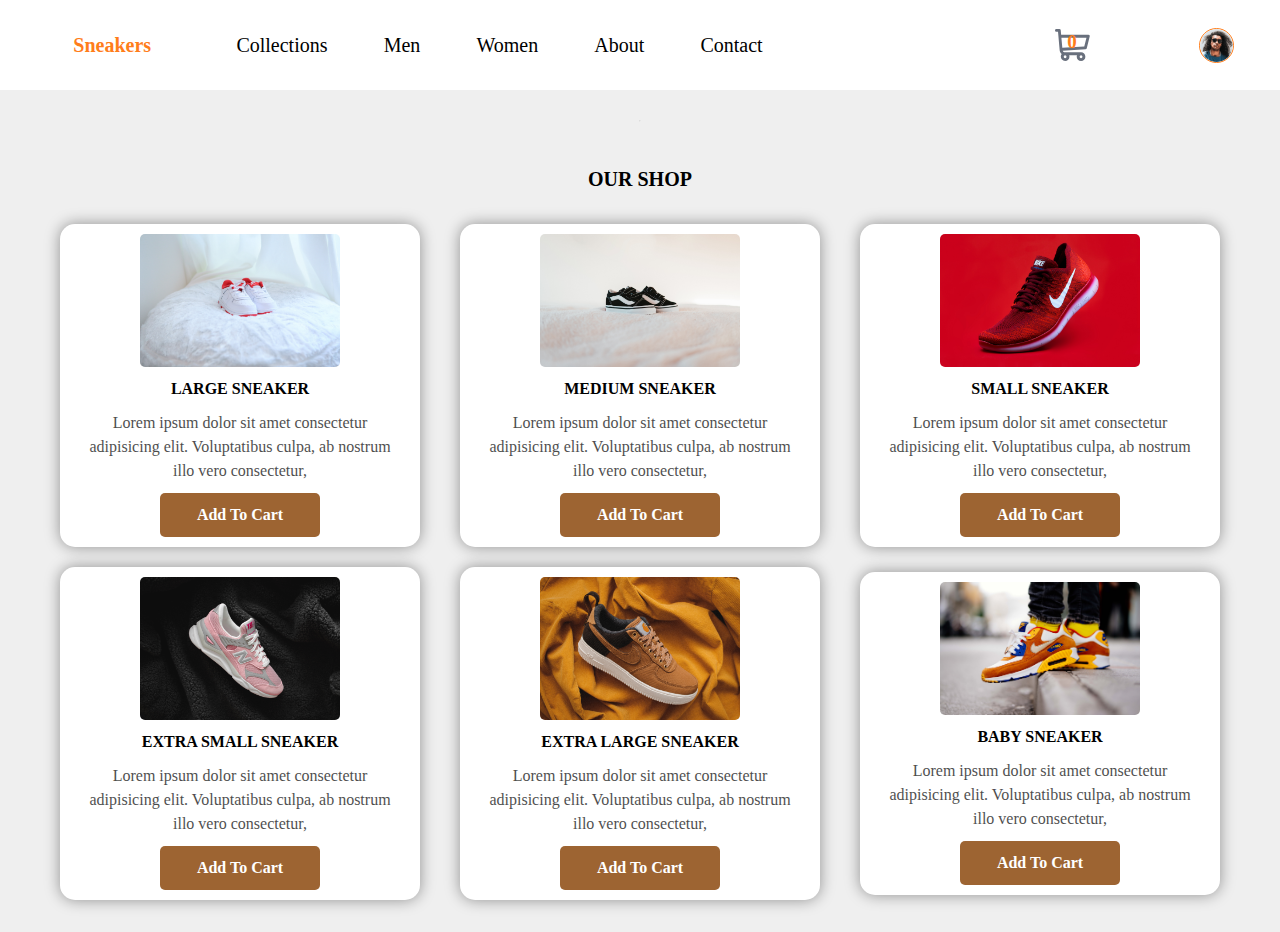
<file: collection.html>
<!DOCTYPE html>
<html lang="en">
<head>
    <meta charset="UTF-8">
    <meta http-equiv="X-UA-Compatible" content="IE=edge">
    <meta name="viewport" content="width=device-width, initial-scale=1.0">
    <title>Men Page</title>
    <link rel="stylesheet" href="men.css">
</head>
<body>
    <div class="wrapper">
        <nav>
            <div class='nav-link-1'>
               <img src="./images/icon-menu.svg" alt="img">
                <p>Sneakers</p>
                <ul class='menu-link'>
                    <li><a href="collection.html">Collections</a></li>
                    <li><a href="men.html">Men</a></li>
                    <li><a href="women.html">Women</a></li>
                    <li><a href="index.html">About</a></li>
                    <li><a href="contact.html">Contact</a></li>
                </ul>
    
            </div>
            <div class="nav-link-2">
               <img src="./images/icon-cart.svg" alt="img" class='img1'/>
               <span>0</span>
                <img src="./images/image-avatar.png" alt="img" class='img2'>
            </div>
        </nav>
        <span><hr></span>
        <div class="general">
            <div class='container'>
                <h1>OUR SHOP</h1>
                <div class='row' id="shop">
                    <!-- Render products -->   
                </div>
            </div>
        </div>
            <div class="cart-page">
                <div class="cart-content">
                    <h5>Product</h5>
                    <h5>Price</h5>
                    <h5>Qty</h5>
            
                </div>
            <div class="sub-value">
               <!--  Render cart content-->
            </div>
              <h3 class='sub-total'></h3>
        
    </div>
    <script src='collection-product.js'></script>
    <script src='collection.js'></script>
</body>
</html>
</file>
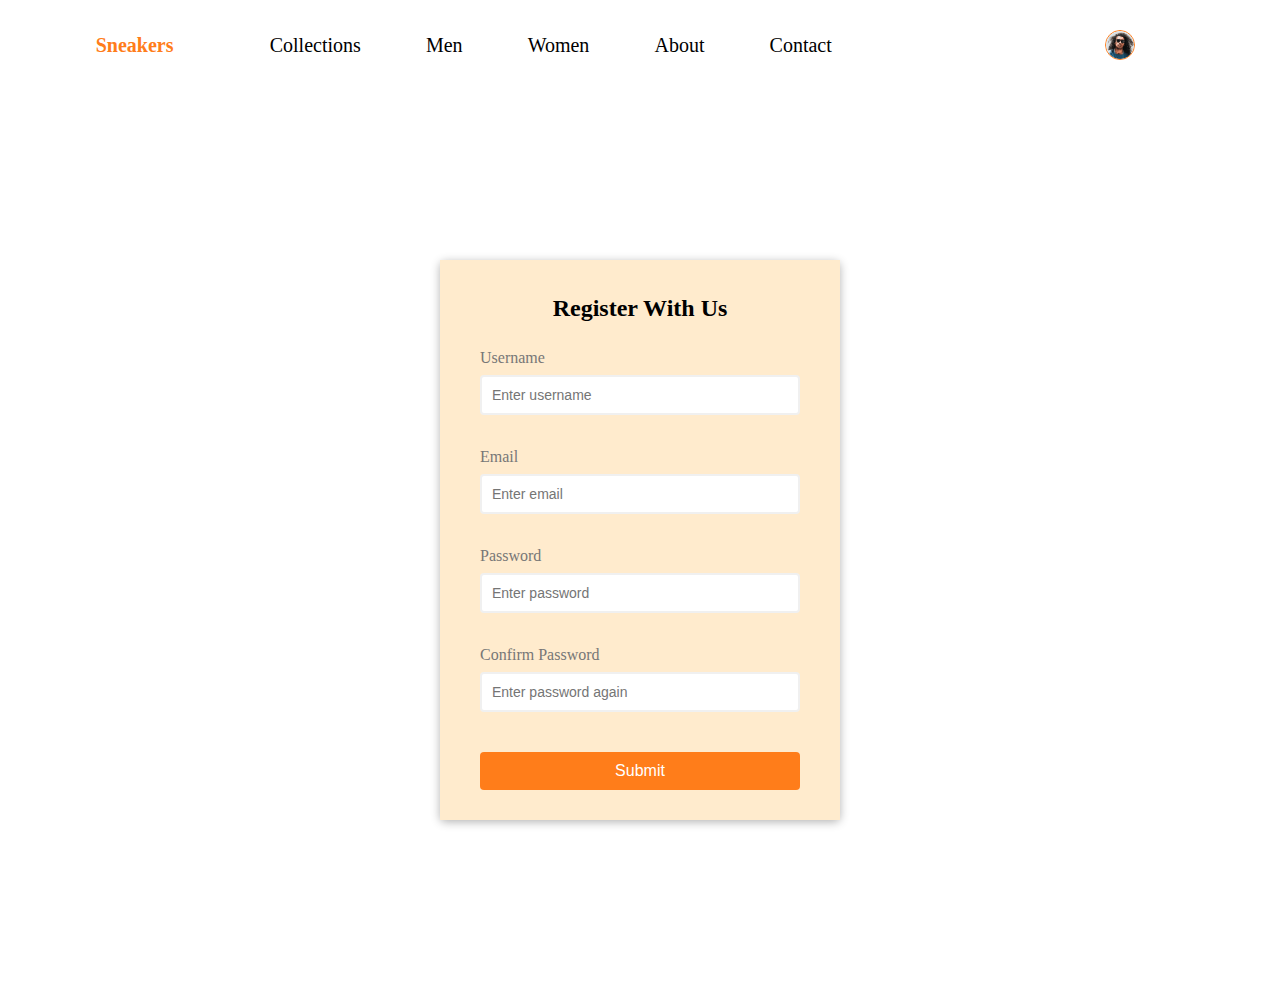
<file: contact.html>
<!DOCTYPE html>
<html lang="en">
<head>
    <meta charset="UTF-8">
    <meta http-equiv="X-UA-Compatible" content="IE=edge">
    <meta name="viewport" content="width=device-width, initial-scale=1.0">
    <title>Document</title>
    <link rel="stylesheet" href="contact.css">
</head>
<body>
    <div class="wrapper">
        <nav>
            <div class='nav-link-1'>
                <img src="./images/icon-menu.svg" alt="">
                <p>Sneakers</p>
                <ul class='menu-link'>
                    <li><a href="collection.html">Collections</a></li>
                    <li><a href="men.html">Men</a></li>
                    <li><a href="women.html">Women</a></li>
                    <li><a href="index.html">About</a></li>
                    <li><a href="contact.html">Contact</a></li>
                </ul>
    
            </div>
            <div class="nav-link-2">
               
                <img src="./images/image-avatar.png" alt="img" class='img2'>
            </div>
        </nav>
        
        <div class='wrapper1'>
        <div class="container">
            <form id="form" class="form">
              <h2>Register With Us</h2>
              <div class="form-control">
                <label for="username">Username</label>
                <input type="text" id="username" placeholder="Enter username" />
                <small>Error message</small>
              </div>
              <div class="form-control">
                <label for="email">Email</label>
                <input type="text" id="email" placeholder="Enter email" />
                <small>Error message</small>
              </div>
              <div class="form-control">
                <label for="password">Password</label>
                <input type="password" id="password" placeholder="Enter password" />
                <small>Error message</small>
              </div>
              <div class="form-control">
                <label for="password2">Confirm Password</label>
                <input
                  type="password"
                  id="password2"
                  placeholder="Enter password again"
                />
                <small>Error message</small>
              </div>
              <button type="submit">Submit</button>
            </form>
          </div>
    </div>
        
    <script src='contact.js'></script>
</body>
</html>
</file>
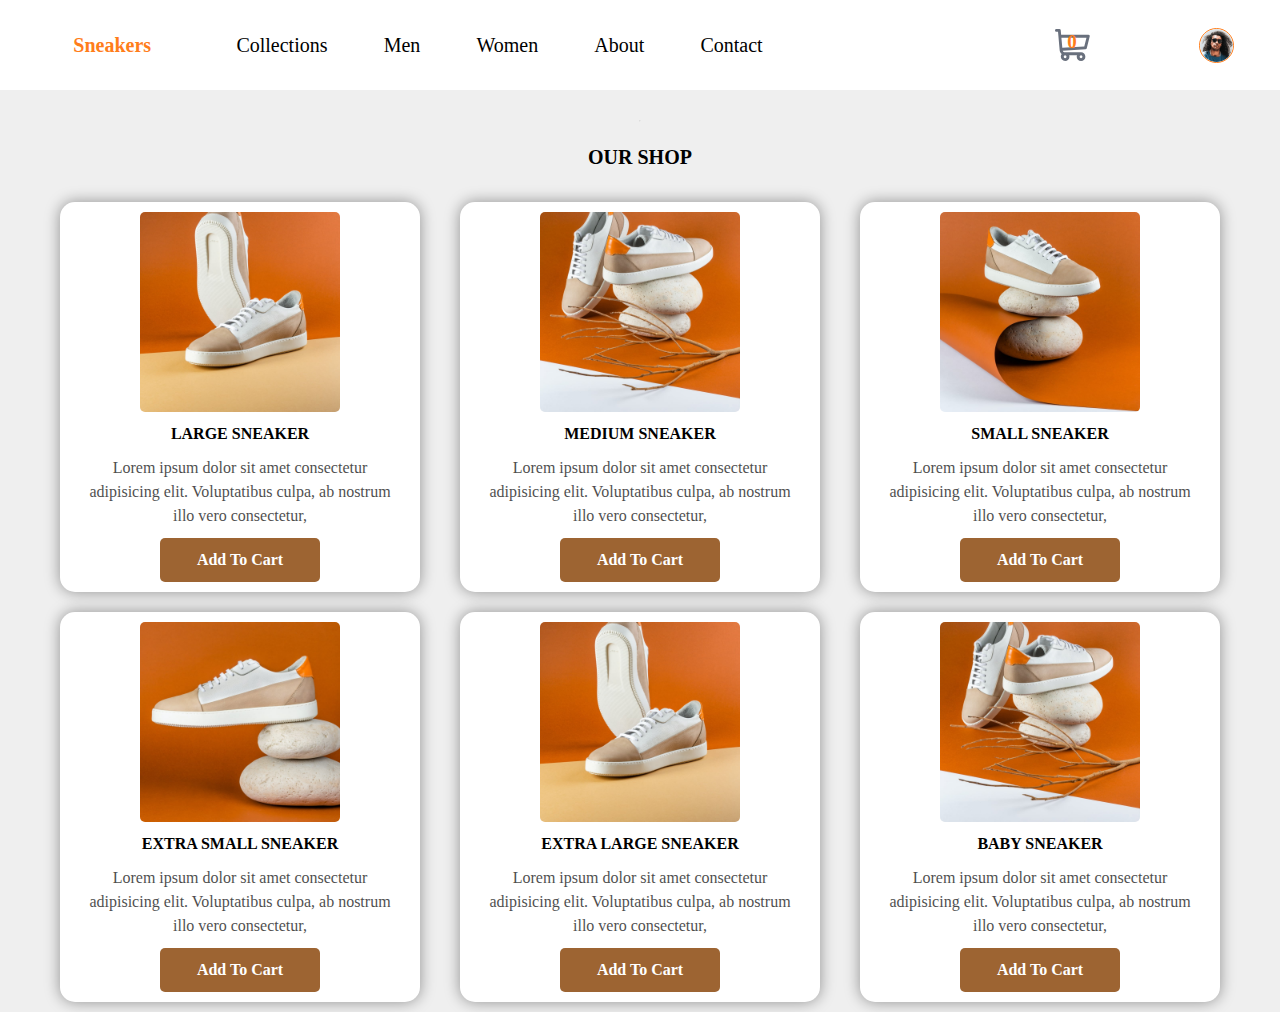
<file: men.html>
<!DOCTYPE html>
<html lang="en">
<head>
    <meta charset="UTF-8">
    <meta http-equiv="X-UA-Compatible" content="IE=edge">
    <meta name="viewport" content="width=device-width, initial-scale=1.0">
    <title>Men Page</title>
    <!-- <link rel="stylesheet" href="https://maxcdn.bootstrapcdn.com/bootstrap/4.5.2/css/bootstrap.min.css">
  <script src="https://ajax.googleapis.com/ajax/libs/jquery/3.5.1/jquery.min.js"></script>
  <script src="https://cdnjs.cloudflare.com/ajax/libs/popper.js/1.16.0/umd/popper.min.js"></script>
  <script src="https://maxcdn.bootstrapcdn.com/bootstrap/4.5.2/js/bootstrap.min.js"></script> -->
    <link rel="stylesheet" href="men.css">
</head>
<body>
    <div class="wrapper">
        <nav>
            <div class='nav-link-1'>
               <img src="./images/icon-menu.svg" alt="img">
                <p>Sneakers</p>
                <ul class='menu-link'>
                    <li><a href="collection.html">Collections</a></li>
                    <li><a href="men.html">Men</a></li>
                    <li><a href="women.html">Women</a></li>
                    <li><a href="index.html">About</a></li>
                    <li><a href="contact.html">Contact</a></li>
                </ul>
    
            </div>
            <div class="nav-link-2">
               <img src="./images/icon-cart.svg" alt="img" class='img1'/>
               <span class= 'cart'>0</span>
                <img src="./images/image-avatar.png" alt="img" class='img2'>
            </div>
        </nav>
        <span><hr/></span>
        <div class="general">
            <div class='container'>
                <h1>OUR SHOP</h1>
                <div class='row' id="shop">
                    <!-- Render products -->   
                </div>
            </div>
        </div>
            <div class="cart-page">
                <div class="cart-content">
                    <h5>Product</h5>
                    <h5>Price</h5>
                    <h5>Qty</h5>
            
                </div>
            <div class="sub-value">
               <!-- Render cart content -->
            </div>
              <h3 class='sub-total'></h3>
        
    </div>
    <script src='./men-product.js'></script>
    <script src='men.js'></script>
</body>
</html>
</file>
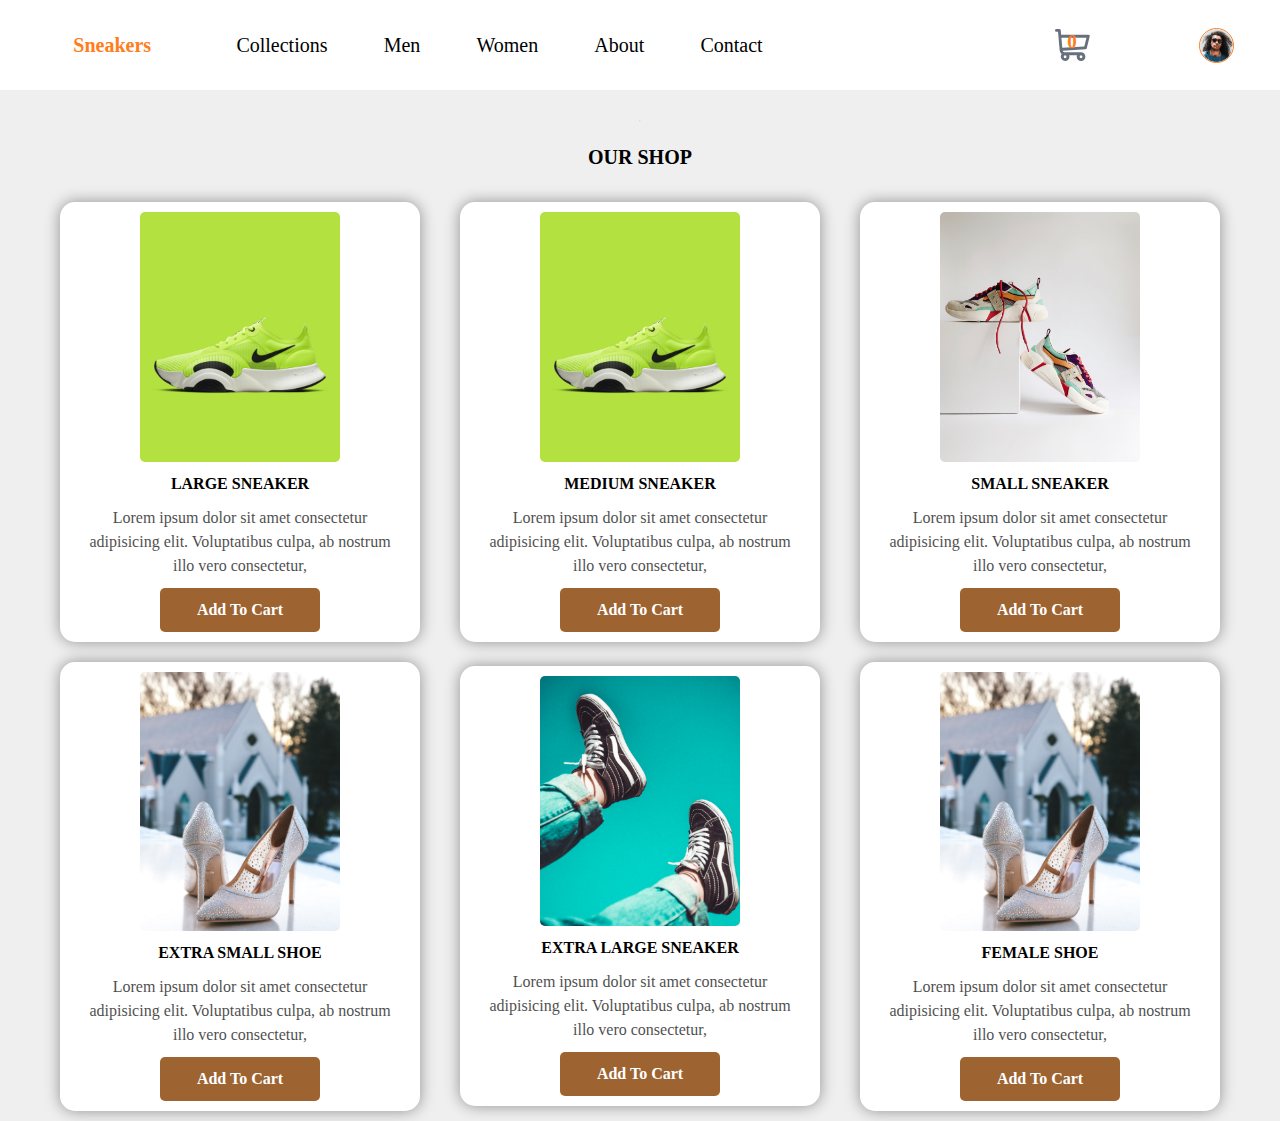
<file: women.html>
<!DOCTYPE html>
<html lang="en">
<head>
    <meta charset="UTF-8">
    <meta http-equiv="X-UA-Compatible" content="IE=edge">
    <meta name="viewport" content="width=device-width, initial-scale=1.0">
    <title>Men Page</title>
    <link rel="stylesheet" href="men.css">
</head>
<body>
    <div class="wrapper">
        <nav>
            <div class='nav-link-1'>
               <img src="../images/icon-menu.svg" alt="img">
                <p>Sneakers</p>
                <ul class='menu-link'>
                    <li><a href="collection.html">Collections</a></li>
                    <li><a href="men.html">Men</a></li>
                    <li><a href="women.html">Women</a></li>
                    <li><a href="index.html">About</a></li>
                    <li><a href="contact.html">Contact</a></li>
                </ul>
    
            </div>
            <div class="nav-link-2">
               <img src="../images/icon-cart.svg" alt="img" class='img1'/>
               <span>0</span>
                <img src="../images/image-avatar.png" alt="img" class='img2'>
            </div>
        </nav>
        <span><hr></span>
        <div class="general">
            <div class='container'>
                <h1>OUR SHOP</h1>
                <div class='row' id="shop">
                    <!-- Render products --> 
                    
                </div>
                
         
            </div>
            </div>
            <div class="cart-page">
                <div class="cart-content">
                    <h5>Product</h5>
                    <h5>Price</h5>
                    <h5>Qty</h5>
            
                </div>
              <div class="sub-value">
               
                 <!-- Render cart content --> 
              </div>
              <h3 class='sub-total'></h3>
        
    </div>
    <script src='women-product.js'></script>
    <script src='men.js'></script>
</body>
</html>
</file>
<file: men.css>
*{
    margin: 0px;
    padding: 0px;
    box-sizing: border-box;
}

.wrapper{
    width: 100%;
   min-height: 100vh;
   display: flex;
   flex-direction: column;
   justify-content: center;
   align-items: center;
   background-color: #efefef;
   line-height: 1.5;
}


.general{
    width: 100%;
   min-height: 90vh;
   display: flex;
   justify-content: center;
   align-items: center;
   background-color: #efefef;
   line-height: 1.5;
}
.container{
   width: 1200px;
   max-width: 100%;
   margin: 0 auto;
}
.container h1{
   text-align: center;
   margin: 20px;
   font-size: 20px;
   font-weight: 800;
}

.row{
   
   display: flex;
   flex-wrap: wrap;
   align-items: center;
   justify-content: space-between;

}

.card{
   flex: 1 1 20rem ;
   display: flex;
   margin: 10px 20px;
   align-items: center;
   justify-content: center;
   flex-direction: column;
   background: #fff;
   box-shadow: 0 0 15px rgba(0, 0, 0, 0.4);
   padding: 10px 20px;
   border-radius: 15px;
   width: 100%;
   transition: all 10s ease;
}


.imgs:hover{
    width: 61%;
    transform: translateY(-100);
    cursor: pointer;
    
}
.card img{
    border-radius: 5px;
}


.card h4{
   font-size: 1rem;
   text-transform: uppercase;
   margin: 10px 0;
}

.card p{
   margin-bottom: 10px;
   text-align: center;
   opacity: 0.7;
}
.card img{
   width: 200px;
   max-width: 100%;
}
.card .btn{
   width: 50%;
   display: flex;
   justify-content: center;
   background: hsla(28, 68%, 34%, 0.9);
   color: #fff;
   font-weight: 700;
   padding: 10px 10px;
   border-radius: 5px;
   -webkit-border-radius: 5px;
   -moz-border-radius: 5px;
   -o-border-radius: 5px;
   text-align: center;
   text-decoration: none;
}


.card .btn:hover{
   background-color: rgba(0, 0, 0, 0.4);
}



nav{
    width: 100%;
    display: flex;
    justify-content: space-around;
    padding: 30px 0;
    align-items: center;
    background-color: #fff;

}

.nav-link-1{
    width: 65%;
    display: flex;
    justify-content: space-evenly;
}

.menu-link{

    width: 70%;
    display: flex;
    justify-content: space-around;
}

.nav-link-1 p{
    font-size: 1.25em;
    font-weight: 900;
    color:hsl(26, 100%, 55%);

}
.nav-link-1 img{
    width: 25px;
    height: 18px;
    max-width: 100%;
    display: none;

}



.nav-link-1 .menu-link li{
    list-style: none;
}
.nav-link-1 .menu-link li a{
    text-decoration: none;
    font-size: 1.25em;
    color: #000;

}

.nav-link-2{
    position: relative;
    top: 0;
    width: 30%;
    display: flex;
    justify-content: space-around;
    align-items: center;
    
    
}
.nav-link-2 img{
    width: 35px;
    max-width: 100%;
    position: absolute;
    cursor: pointer;
    color: chocolate;
}
.nav-link-2 .img2{
    border: 1px solid hsl(26, 100%, 55%);
    border-radius: 50%;
    position: absolute; 
    right: 30px;  

}
.nav-link-2 span{
    
    display: flex;
    justify-content: center;
    align-items: center;
    position: absolute;
    color: hsl(26, 100%, 55%);
    font-size: 19px;
    font-weight: bold;
    margin-bottom: 5px;
    cursor: pointer;
}
span hr{
    margin-top: 30px;
    opacity: 0.2;
}
.container{
    min-height: 80vh;
    display: flex;
    justify-content: center;
    align-items: center;
    flex-direction: column;
}
.content-1 img{
    width: 400px;
    max-width: 100%;
}
.content-1{
    width: 100%;
    display: flex;
    justify-content: space-evenly;
    align-items: center;
}

.inner-content-2 {
    width: 35%;
    min-height: 60vh;
   display: flex;
   flex-direction: column;
   justify-content: center;
}
.inner-content-2 h6{
    font-size: 30px;
    font-weight: 700;
    margin: 5px 0;
}

.inner-content-2 h3{
    margin: 5px 0;
    font-size: 1.25em;
    color: hsl(26, 100%, 55%);
}
.inner-content-2 p{
    margin: 5px 0;
    font-size: 1.25em;
}
.inner-inner-1{
    display: flex;
    justify-content: flex-start;
    flex-direction: column;


}
.inner-inner-1 {
    display: flex;
}
 .amount{
   
    display: flex;
    align-items: center;   
}
.increment{
    display: flex;
    margin-top: 30px;
}
.increment button{
    padding: 10px 45px;
    border-radius: 10px;
}
.inner-increment{
    display: flex;
    justify-content: space-around;
    background-color: green;
    width: 20%;
    margin-right: 20px;
    padding: 10px;
    
    
}
.inner-increment span{
    font-size: 1em;
    font-weight: 700;
    
}
.amount h3{
    margin-right: 30px;
}
button img .img2{
    width: 25px;
    height: 18px;
    max-width: 100%;
    display: none;
}
.increment button{
    background-color:  hsl(26, 100%, 55%);
    color: #fff;
    font-size: 1em;
    font-weight: 700;
    outline: none;
    border-style: none;
}
.cart-page{
    position: absolute;
    top: 58px;
    right: 0px;
    min-height: 87vh;
    width: 500px;
    max-width: 100%;
    background: #fff;
    box-shadow: 0 0 15px rgba(0, 0, 0, 0.4);
    opacity: 0.8;
    
    display: none;
}

button { 
    background-color: #ff7a00;
    border: none;
    outline: none;
    width: 13px;
    border-radius: 5px;
    cursor: pointer;
}

.cart-page-show{
    position: absolute;
    top: 58px;
    right: 0px;
    min-height: 87vh;
    width: 500px;
    max-width: 100%;
    background: #fff;
    box-shadow: 0 0 15px rgba(0, 0, 0, 0.4);
    opacity: 0.8;
    display: block;
    color: #ff7a00;


}
.cart-content{
    display: flex;
    justify-content: space-around;
    align-items: center;
    margin: 20px 0 0 0;    
}
.cart-content h5{
    color: #000;
    font-weight: 900;
}

.value{
    display: flex;
    justify-content: space-around;
    align-items: center;
    margin: 20px 0 0 0px;

}


.btn2{
    display: flex;
    justify-content: center;
}
.cart-page h3{
    position: absolute;
    bottom: 10px;
    text-align: center;
    width: 100%;
    overflow: hidden;

}
.value img{
    width: 42px;
    height: 42px;
    max-width: 100%;
    cursor: pointer;
}



@media (max-width: 760px) {
    .menu-link{
    
        width: 100%;
        Min-height: 50%;
    
        flex-direction: column;
        justify-content: center;
        align-items: center;
        position: absolute;
        left: 0%;
        top: 50px;
        padding-top: 25px;
        background-color: rgba(0, 0, 0, 0.9); 
        display: none; 
    
    }
    .menu-link-show{
    
        width: 100%;
        Min-height: 50%;
        flex-direction: column;
        justify-content: center;
        align-items: center;
        position: absolute;
        left: 0%;
        top: 80px;
        padding-top: 25px;
        background-color: rgba(0, 0, 0, 0.9); 
        display: flex;

        
    }
   
    .menu-link li {
        margin-bottom: 25px;
    }
    .nav-link-1 img{
        width: 25px;
        height: 18px;
        max-width: 100%;
        display: flex;
        cursor: pointer;
    }
    .nav-link-2 .img2{
        display: none;
    }
    .nav-link-1 .menu-link li a{
        text-decoration: none;
        font-size: 1.25em;
        color: #fff;
    
    }
    .content-1{
        width: 100%;
        display: flex;
        flex-direction: column;
        justify-content: space-evenly;
        align-items: center;
    }
    .content-1 .inner-content-1{

        display: flex;
        justify-content: flex-start;
    }
    .inner-content-2 {
        width: 100%;
        min-height: 60vh;
       display: flex;
       flex-direction: column;
       justify-content: center;
    
       
    }
    
    .increment{
        width: 100%;
        display: flex;
        flex-direction: column;
        justify-content: flex-start;
        margin-top: 30px;
    
    }
    .inner-increment{
        display: flex;
        justify-content: space-around;
        background-color: green;
        width: 30%;
      
        
    }
    .increment button{
        width: 40%;
        padding: 5px 45px;
        border-radius: 10px;
        margin: 20px 0 20px 0;
    }
    .inner-content-1{
        width: 100%;
        display: flex;
        justify-content:center;

    }
    .increment button{
        background-color:  hsl(26, 100%, 55%);
        color: #fff;
        font-size: 1em;
        font-weight: 300;
        outline: none;
        border-style: none;
       
        padding: 10px;
    }
    
}
</file>
<file: contact.css>
*{
    margin: 0px;
    padding: 0px;
    box-sizing: border-box;
}

.wrapper{
    min-height: 100vh;
    width: 100%;
}

nav{
    display: flex;
    justify-content: space-around;
    align-items: center;
    padding: 30px 0;
}

.nav-link-1{
    width: 70%;
    display: flex;
    justify-content: space-evenly;

}

.menu-link{

    width: 70%;
    display: flex;
    justify-content: space-around;
}

.nav-link-1 p{
    font-size: 1.25em;
    font-weight: 900;
    color:hsl(26, 100%, 55%);
}
.nav-link-1 img{
    width: 25px;
    height: 18px;
    max-width: 100%;
    display: none;


}
.nav-link-1 .menu-link li{
    list-style: none;
}
.nav-link-1 .menu-link li a{
    text-decoration: none;
    font-size: 1.25em;
    color: #000;

}

.nav-link-2{
    position: relative;
    top: 0;
    width: 20%;
    display: flex;
    justify-content: space-around;
    
}
.nav-link-2 img{
    width: 30px;
    max-width: 100%;
}
.nav-link-2 .img2{
    border: 1px solid hsl(26, 100%, 55%);
    border-radius: 50%;
}

.wrapper1{
    width: 100%;
    min-height: 100vh;
    display: flex;
    flex-direction: column;
    justify-content: center;
    align-items: center;
    background-color: #fff;
    line-height: 1.5;
}
  
  .container {
      margin-top: 0px;
    
    border-radius: 5px;
    box-shadow: 0 2px 10px rgba(0, 0, 0, 0.3);
    max-width: 400px;
    width: 100%;

  }
  
  h2 {
    text-align: center;
    margin: 0 0 20px;
  }
  
  .form {
    padding: 30px 40px;
    background-color: blanchedalmond;
  }
  
  .form-control {
    margin-bottom: 10px;
    padding-bottom: 20px;
    position: relative;
  }
  
  .form-control label {
    color: #777;
    display: block;
    margin-bottom: 5px;
  }
  
  .form-control input {
    border: 2px solid #f0f0f0;
    border-radius: 4px;
    display: block;
    width: 100%;
    padding: 10px;
    font-size: 14px;
  }
  
  .form-control input:focus {
    outline: 0;
    border-color: #777;
  }
  
  .form-control.success input {
    border-color: var(--success-color);
  }
  
  .form-control.error input {
    border-color: var(--error-color);
  }
  
  .form-control small {
    color: var(--error-color);
    position: absolute;
    bottom: 0;
    left: 0;
    visibility: hidden;
  }
  
  .form-control.error small {
    visibility: visible;
  }
  
  .form button {
    cursor: pointer;
    background-color: hsl(26, 100%, 55%);;
    border: none;
    border-radius: 4px;
    color: #fff;
    display: block;
    font-size: 16px;
    padding: 10px;
    margin-top: 20px;
    width: 100%;
  }

  @media (max-width: 760px) {
    .menu-link{
    
        width: 100%;
        Min-height: 50%;
        display: flex;
        flex-direction: column;
        justify-content: center;
        align-items: center;
        position: absolute;
        left: 0%;
        top: 50px;
        padding-top: 25px;
        background-color: rgba(0, 0, 0, 0.9);  
        z-index: 20;
    
    }
    .menu-link li {
        margin-bottom: 25px;
    }
    .nav-link-1 img{
        width: 25px;
        height: 18px;
        max-width: 100%;
        display: flex;
    
    }
    .nav-link-1 .menu-link li a{
        text-decoration: none;
        font-size: 1.25em;
        color: #fff;
    
    }
    .form button {
        cursor: pointer;
        
       
        border-radius: 4px;
        color: #fff;
        display: block;
        font-size: 16px;
        padding: 10px;
        margin-top: 20px;
        width: 100%;
      }
      .form-control input {
        border: 2px solid #f0f0f0;
        border-radius: 4px;
        display: block;
        width: 100%;
        padding: 10px 20px;
        font-size: 10px;
        text-align: center;
      }
      .menu-link{
  
        width: 100%;
        Min-height: 50%;
    
        flex-direction: column;
        justify-content: center;
        align-items: center;
        position: absolute;
        left: 0%;
        top: 50px;
        padding-top: 25px;
        background-color: rgba(0, 0, 0, 0.9); 
        display: none; 
    
    }
    .menu-link-show{
    
        width: 100%;
        Min-height: 50%;
        flex-direction: column;
        justify-content: center;
        align-items: center;
        position: absolute;
        left: 0%;
        top: 50px;
        padding-top: 25px;
        background-color: rgba(0, 0, 0, 0.9); 
        display: flex;
  
        
    }
   
}

@media (max-width: 760px) {
  .menu-link{
  
      width: 100%;
      Min-height: 50%;
  
      flex-direction: column;
      justify-content: center;
      align-items: center;
      position: absolute;
      left: 0%;
      top: 50px;
      padding-top: 25px;
      background-color: rgba(0, 0, 0, 0.9); 
      display: none; 
  
  }
  .menu-link-show{
  
      width: 100%;
      Min-height: 50%;
      flex-direction: column;
      justify-content: center;
      align-items: center;
      position: absolute;
      left: 0%;
      top: 70px;
      padding-top: 25px;
      background-color: rgba(0, 0, 0, 0.9); 
      display: flex;

      
  }
 
  .menu-link li {
      margin-bottom: 25px;
  }
  .nav-link-1 img{
      width: 25px;
      height: 18px;
      max-width: 100%;
      display: flex;
      cursor: pointer;
  }  
}
</file>
